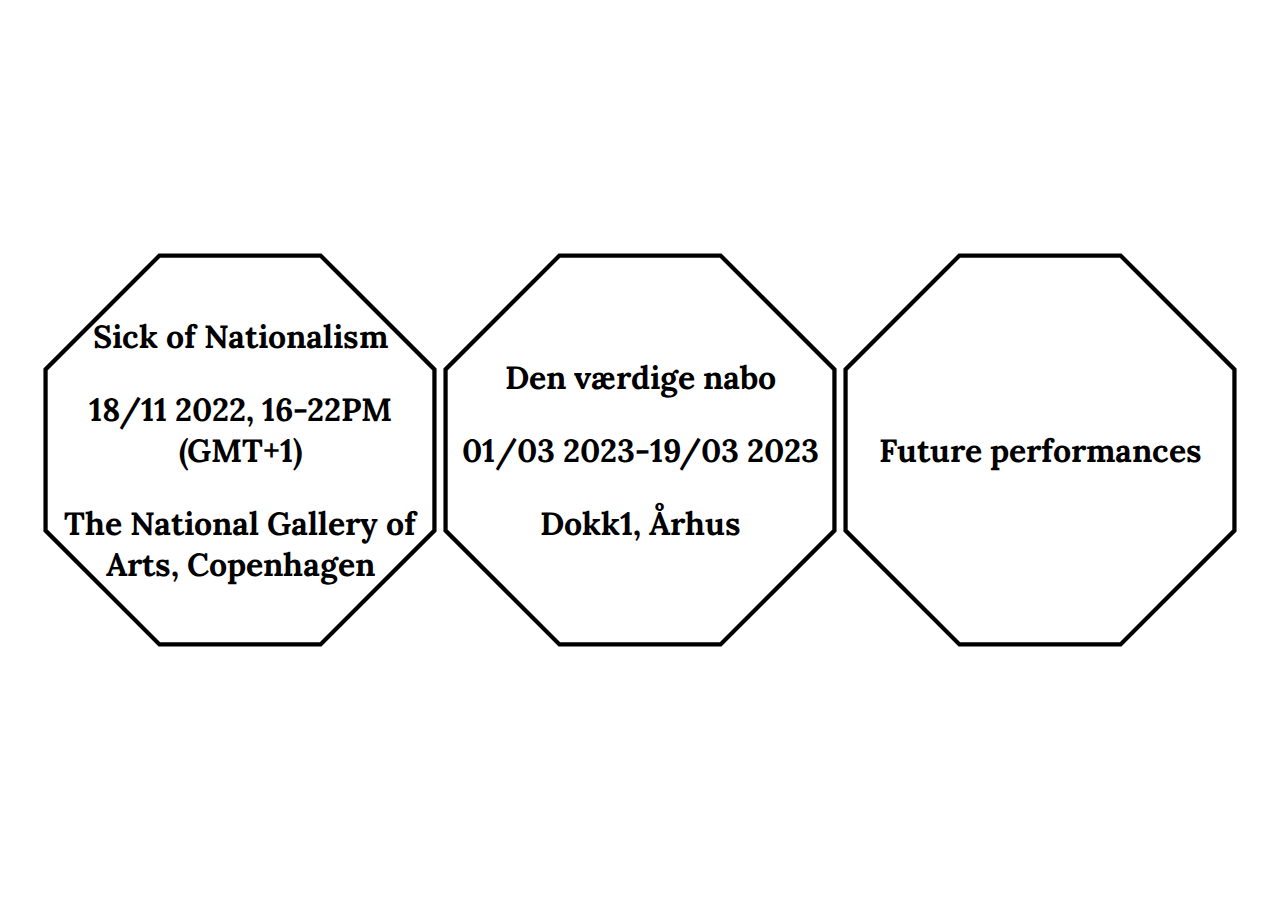
<file: index.html>
<!DOCTYPE html>
<html>
   	<head> 
      	<title>theatrebuilding</title>		
        <link rel="stylesheet" href="style.css">
        <meta name="google" content="notranslate" />
   	</head>
	<body>

		 <div id="wrapper" class="flex-center">
            <div class="flex-center octagon">
                 <a href="events/2022-11-18-sick-of-nationalism.html">
                <div class="flex-center">
                    <h1>
			    <p><center>Sick of Nationalism</center></p>
                    
			
			    <p><center>18/11 2022, 16-22PM (GMT+1)</center></p>
			
			
			    <p><center>The National Gallery of Arts, Copenhagen</center></p>
			</h1>
                </div>
                </a>
            </div>
	
				  		  <div class="flex-center octagon">
                <a href="events/2023-03-01-den-vaerdige-nabo.html">
                <div class="flex-center">
                    <h1>
                    <p><center>Den værdige nabo</center></p>
			    
			    <p><center>01/03 2023-19/03 2023</center></p>
			
			
			    <p><center>Dokk1, Århus</center></p>
			
			
                    </h1>
                </div>
			 </div>
		   <div class="flex-center octagon">
                <a href="events/theatrebuilding.html">
                <div class="flex-center">
                    <h1>
                    <p><center>Future performances</center></p>
                    </h1>
                </div>
                </a>
            </div>

</div>
	</body>
    <script src="/titleTranslate.js" async></script>

</html>
</file>
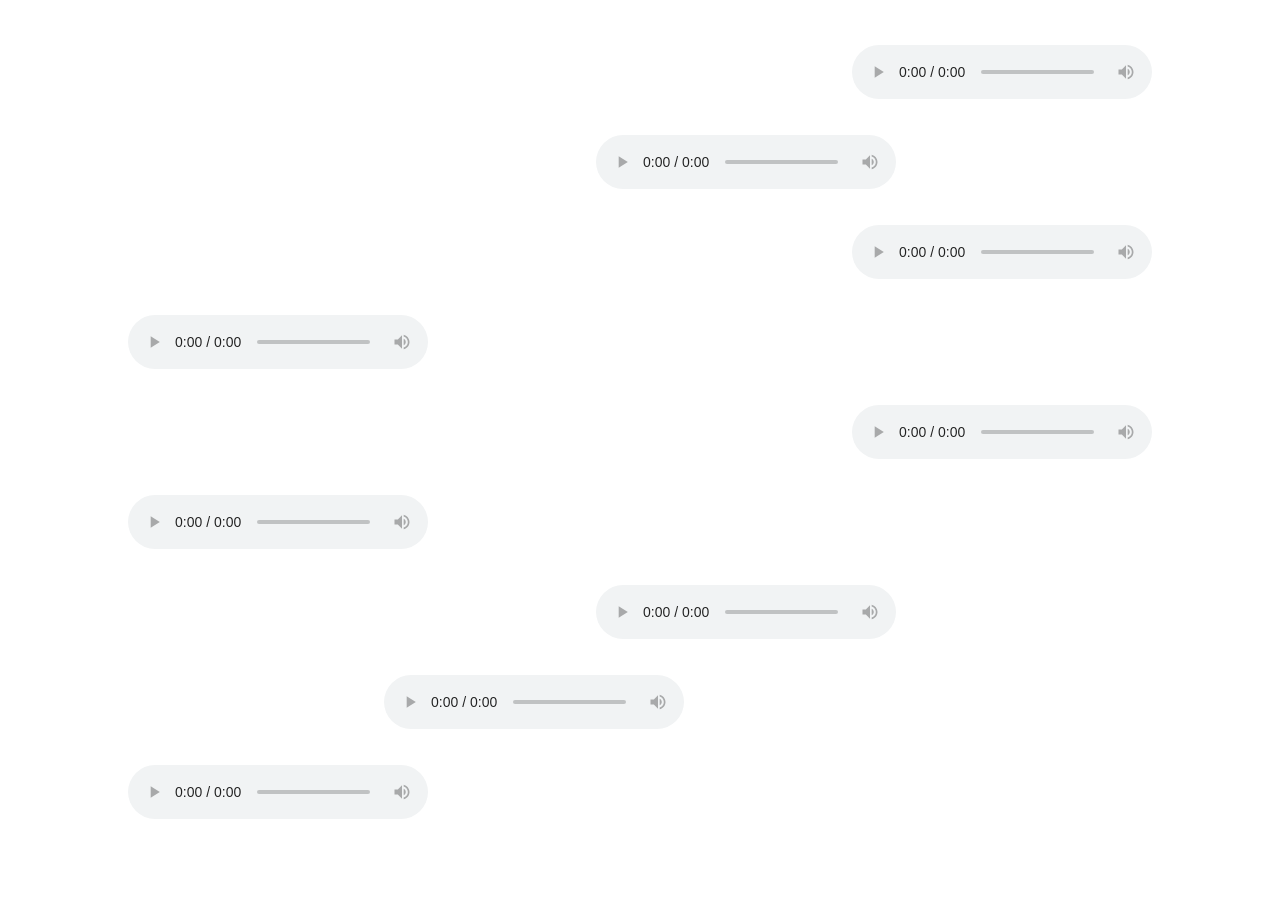
<file: events/2023-03-01-den-vaerdige-nabo.html>
<!DOCTYPE html>
<html>
<head> 
<title>theatrebuilding | Den værdige nabo</title>
<meta name="google" content="notranslate" />
		
    <style>
      div.scroll {
	      position:relative;
	      max-width: 100vw;
	      max-height:100vh;
        overflow: auto;
        text-align: justify;
      }
    </style>	
<body>

<div class="scroll">	
	

	
<audio style="position:fixed; right:10%; top:5%" controls controlsList="nodownload noplaybackrate"><source src="https://theatrebuilding.com/dvn1.mp3" type="audio/mpeg"></audio>

<audio style="position:fixed; right:30%; top:15%" controls controlsList="nodownload noplaybackrate"><source src="https://theatrebuilding.com/dvn2.mp3" type="audio/mpeg"></audio>

	
<audio style="position:fixed; right:10%; top:25%" controls controlsList="nodownload noplaybackrate"><source src="https://theatrebuilding.com/dvn3.mp3" type="audio/mpeg"></audio>
		
	
<audio style="position:fixed; left:10%; top:35%" controls controlsList="nodownload noplaybackrate"><source src="https://theatrebuilding.com/dvn4.mp3" type="audio/mpeg"></audio>

<audio style="position:fixed; right:10%; top:45%" controls controlsList="nodownload noplaybackrate"><source src="https://theatrebuilding.com/dvn6.mp3" type="audio/mpeg"></audio>
	
<audio style="position:fixed; left:10%; top:55%" controls controlsList="nodownload noplaybackrate"><source src="https://theatrebuilding.com/dvn5.mp3" type="audio/mpeg"></audio>
	
<audio style="position:fixed; right:30%; top:65%" controls controlsList="nodownload noplaybackrate"><source src="https://theatrebuilding.com/dvn7.mp3" type="audio/mpeg"></audio>

<audio style="position:fixed; left:30%; top:75%" controls controlsList="nodownload noplaybackrate"><source src="https://theatrebuilding.com/dvn8.mp3" type="audio/mpeg"></audio>

<audio style="position:fixed; left:10%; top:85%" controls controlsList="nodownload noplaybackrate"><source src="https://theatrebuilding.com/dvn9.mp3" type="audio/mpeg"></audio>
	
</div>
</body>
</html>
</file>
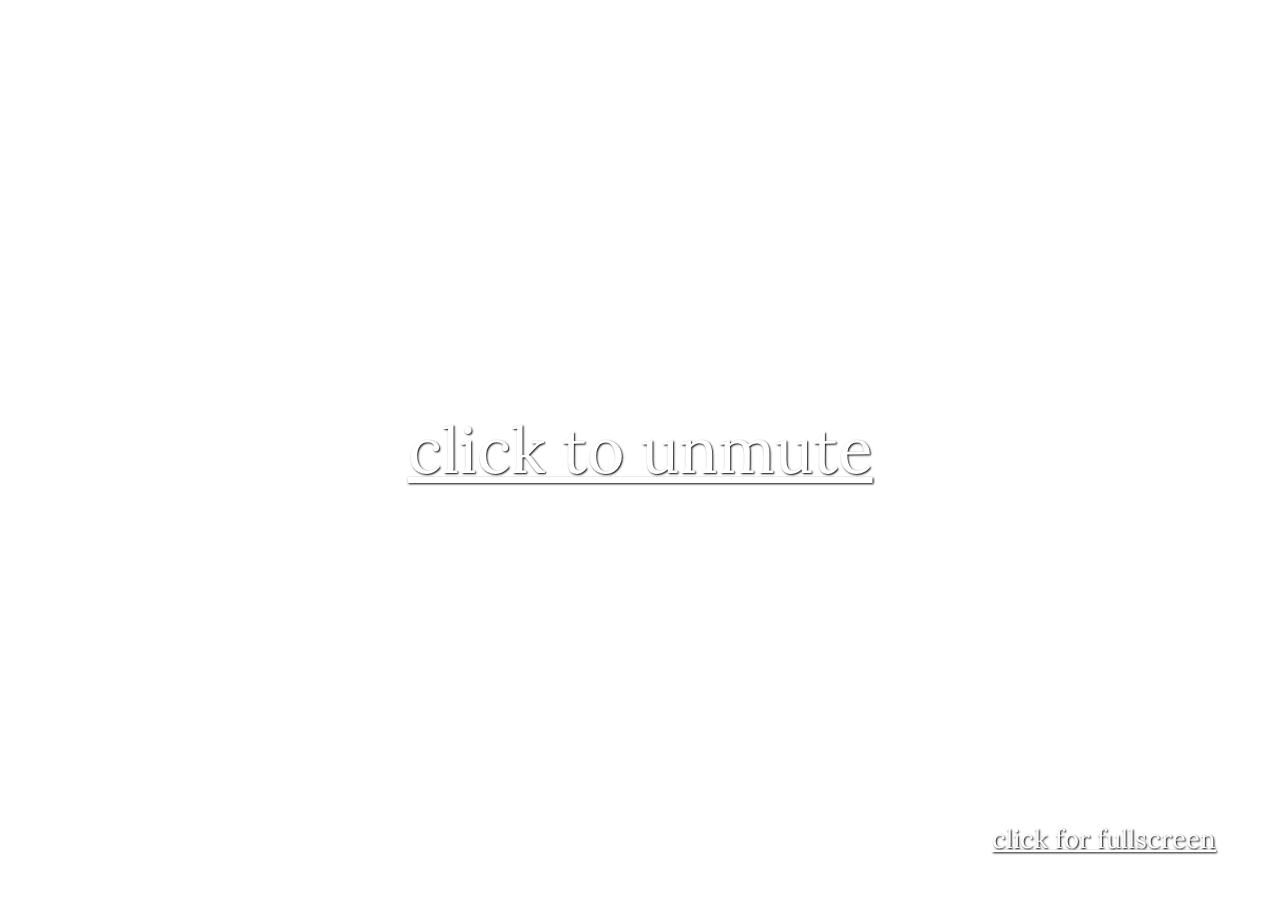
<file: events/fingerscrossed.html>
<!DOCTYPE html>
<html lang="en">
  <head>
    <style>
      @import url('https://fonts.googleapis.com/css2?family=Inknut+Antiqua&family=Lora&display=swap');
      body {
        font-family: 'Lora', serif;
        margin: 0px;
      }
      #wrapper {
        position: relative;
        width: 100vw;
        height: 100vh;
      }
      #unmute {
        position: absolute;
        top: 50%;
        left: 50%;
        transform: translate(-50%, -50%);
        font-size: 5vw;
        color: white;
        text-shadow: 1px 1px 2px black;
      }
      #fullscreen {
        position: absolute;
        bottom: 5%;
        right: 5%;
        font-size: 2vw;
        color: white;
        text-shadow: 1px 1px 2px black;
      }
      a {
        color: unset;
      }
    </style>
  </head>
  <body>
    <div id="wrapper">
    <div id="wrapper">
      <iframe src="https://player.vimeo.com/video/784574838?loop=1&autoplay=1&muted=1&background=1" style="width:100%;height:100%;" frameborder="0" webkitallowfullscreen mozallowfullscreen allowfullscreen></iframe>
      <script src="https://player.vimeo.com/api/player.js"></script>
      <div id="unmute"><a href="#">click to unmute</a></div>
      <div id="fullscreen"><a href="#">click for fullscreen</a></div>
    </div> 
  <script>
      var iframe = document.querySelector('iframe');
      var player = new Vimeo.Player(iframe);
      var mobileVideo = "https://player.vimeo.com/video/784580344?loop=1&autoplay=1&muted=1&background=1";
      var unmuteBTN = document.getElementById('unmute');
      var fullscreenBTN = document.getElementById('fullscreen');
      const now = new Date();
      const hoursToday = now.getHours();
      const minutesToday = now.getMinutes();
      const secondsToday = now.getSeconds();
      const totalSecondsToday = (hoursToday * 3600) + (minutesToday * 60) + secondsToday;
      
    player.setVolume(0); 


// Function that finds the correct time to start the video from.
      function playFrom() {
        // Get duration of video
        player.getDuration().then(function(videoDuration) {
          // Get the number of seconds into the video we are at this time of day
          var loopedTimeInSeconds = totalSecondsToday % videoDuration;
          // Make player seet to the right location of the video
          player.setCurrentTime(loopedTimeInSeconds);
        });
      }

    
      if (/mobile/i.test(navigator.userAgent)) {
// page is loaded on a mobile device, do this --> 
        player.setVolume(0);
        iframe.src = mobileVideo;
        fullscreenBTN.style.display = "none";
        playFrom();
        unmuteBTN.addEventListener('click', (event) => {
          player.setVolume(1); 
          player.requestFullscreen();
          unmuteBTN.style.display = "none";
          fullscreenBTN.style.display = "block";
          fullscreenBTN.addEventListener('click', (event) => {
            player.requestFullscreen();
          });
        });
      } else {
// if page is loaded on a desktop device, do this --> 
        playFrom();
        unmuteBTN.style.display = "none";
        fullscreenBTN.addEventListener('click', (event) => {
          player.requestFullscreen();
        });
      }



    function checkSync() {
  player.getCurrentTime().then(currentTime => {
    const now = new Date();
    const hoursToday = now.getHours();
    const minutesToday = now.getMinutes();
    const secondsToday = now.getSeconds();
    const millisecondsToday = now.getMilliseconds();
    const totalSecondsNow = (hoursToday * 3600) + (minutesToday * 60) + secondsToday;

    player.getDuration().then(videoDuration => {
    //  console.log(videoDuration);
      const expectedTime = totalSecondsNow % videoDuration;
   //   console.log(expectedTime);
      const difference = Math.abs(expectedTime - currentTime);
   //   console.log(difference);

      // If the difference is more than a certain threshold, then resync
      if (difference > 1) {
        player.setCurrentTime(expectedTime);
        console.log("video timing adjusted");
      } else {
        console.log("video is in sync");
      }
    });
  });
}

setInterval(checkSync, 60000); // checks every 60 seconds

    </script>
  </body>
</html>
</file>
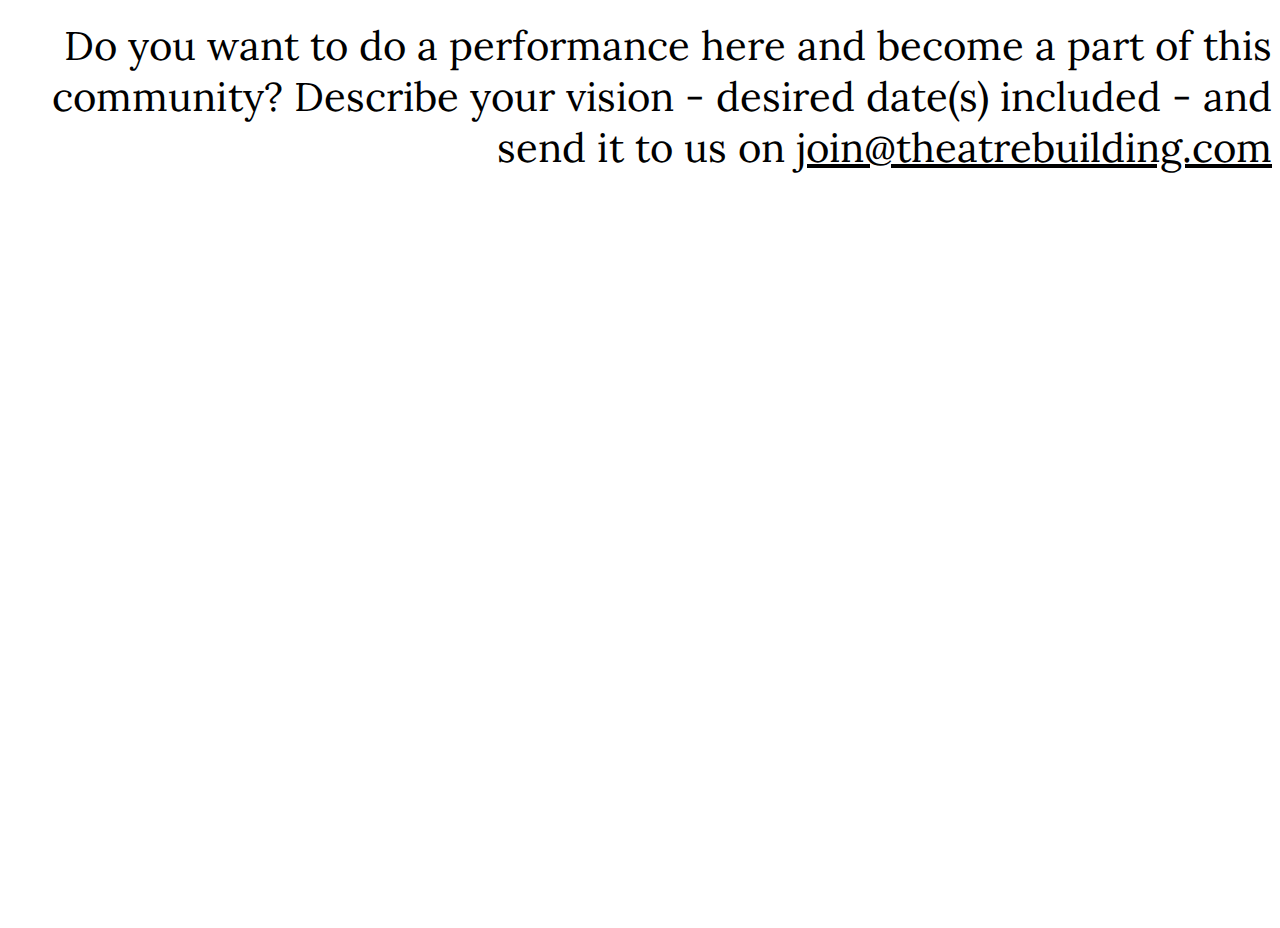
<file: events/join.html>
<!DOCTYPE html>
<html>
   	<head> 
      	<title>theatrebuilding | Future performances</title>
		
          <link rel="stylesheet" href="/event-style.css">
        <meta name="google" content="notranslate" />
		

		<style>
		@import url('https://fonts.googleapis.com/css2?family=Inknut+Antiqua&family=Lora&display=swap');

		
		  /* unvisited link */
a:link {
  color: black;
}

/* visited link */
a:visited {
  color: black;
}

/* mouse over link */
a:hover {
  color: white;
}

/* selected link */
a:active {
  color: black;
  


				


			
			
	</style>
		
		
   	</head>
	<body>
		<script>

		</script>
		
		<p style="text-align: right;"><span style="font-size: 40px;">Do you want to do a performance here and become a part of this community? Describe your vision - desired date(s) included - and send it to us on <a href="mailto:join@theatrebulding.com">join@theatrebuilding.com</></span></p>

  
</body>
</html>
</file>
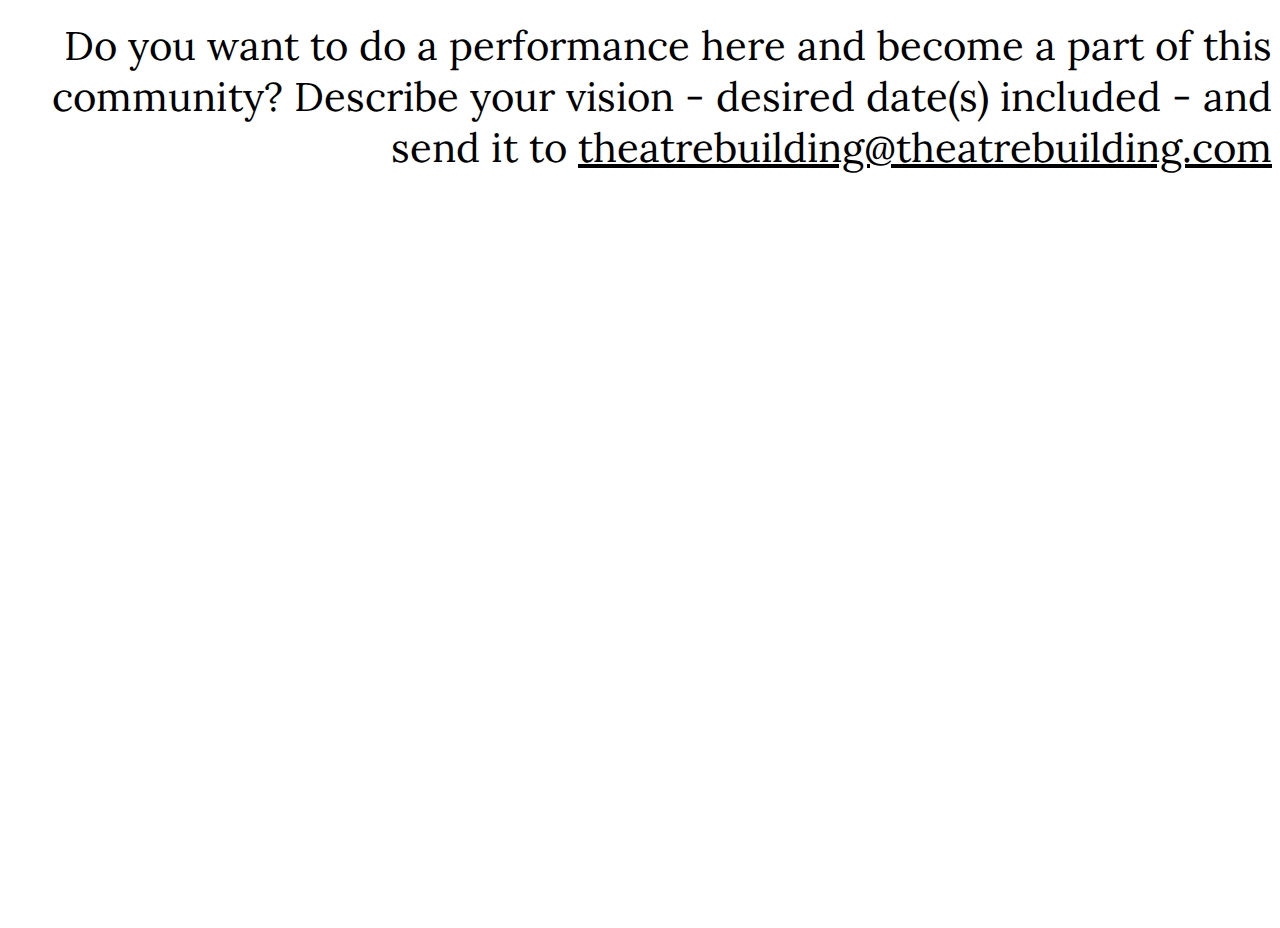
<file: events/theatrebuilding.html>
<!DOCTYPE html>
<html>
   	<head> 
      	<title>theatrebuilding | theatre building</title>
		
          <link rel="stylesheet" href="/event-style.css">
        <meta name="google" content="notranslate" />
		

		<style>
		@import url('https://fonts.googleapis.com/css2?family=Inknut+Antiqua&family=Lora&display=swap');

		
		  /* unvisited link */
a:link {
  color: black;
}

/* visited link */
a:visited {
  color: black;
}

/* mouse over link */
a:hover {
  color: white;
}

/* selected link */
a:active {
  color: black;
  


				


			
			
	</style>
		
		
   	</head>
	<body>
		<script>

		</script>
		
		<p style="text-align: right;"><span style="font-size: 40px;">Do you want to do a performance here and become a part of this community? Describe your vision - desired date(s) included - and send it to <a href="mailto:theatrebuilding@theatrebulding.com">theatrebuilding@theatrebuilding.com</></span></p>

  
</body>
</html>
</file>
<file: style.css>
@import url('https://fonts.googleapis.com/css2?family=Inknut+Antiqua&family=Lora&display=swap');
body {
    background-color: white;
    margin: 0px;
    min-height: 100vh;
    font-family: 'Lora', serif;
}

a {
    text-decoration: none;
    color: black;
}

a:hover {
    color: white;
}

.flex-center {
    display: flex;
    align-items: center;
    justify-content: center;
    height: 100%;
    width: 100%;
   
}

#wrapper {
    height: 100vh;
}

.octagon {
    background-image: url("octagon.svg");
    height: 400px; 
    width: 400px;
    background-position: center; 
    background-repeat: no-repeat; 
    background-size: cover; 
}
</file>
<file: event-style.css>
@import url('https://fonts.googleapis.com/css2?family=Inknut+Antiqua&family=Lora&display=swap');
body {
  min-height: 100vh;
  overflow: scroll;
  font-family: 'Lora', serif;
  font-size: 20px;
  

  }
</file>
